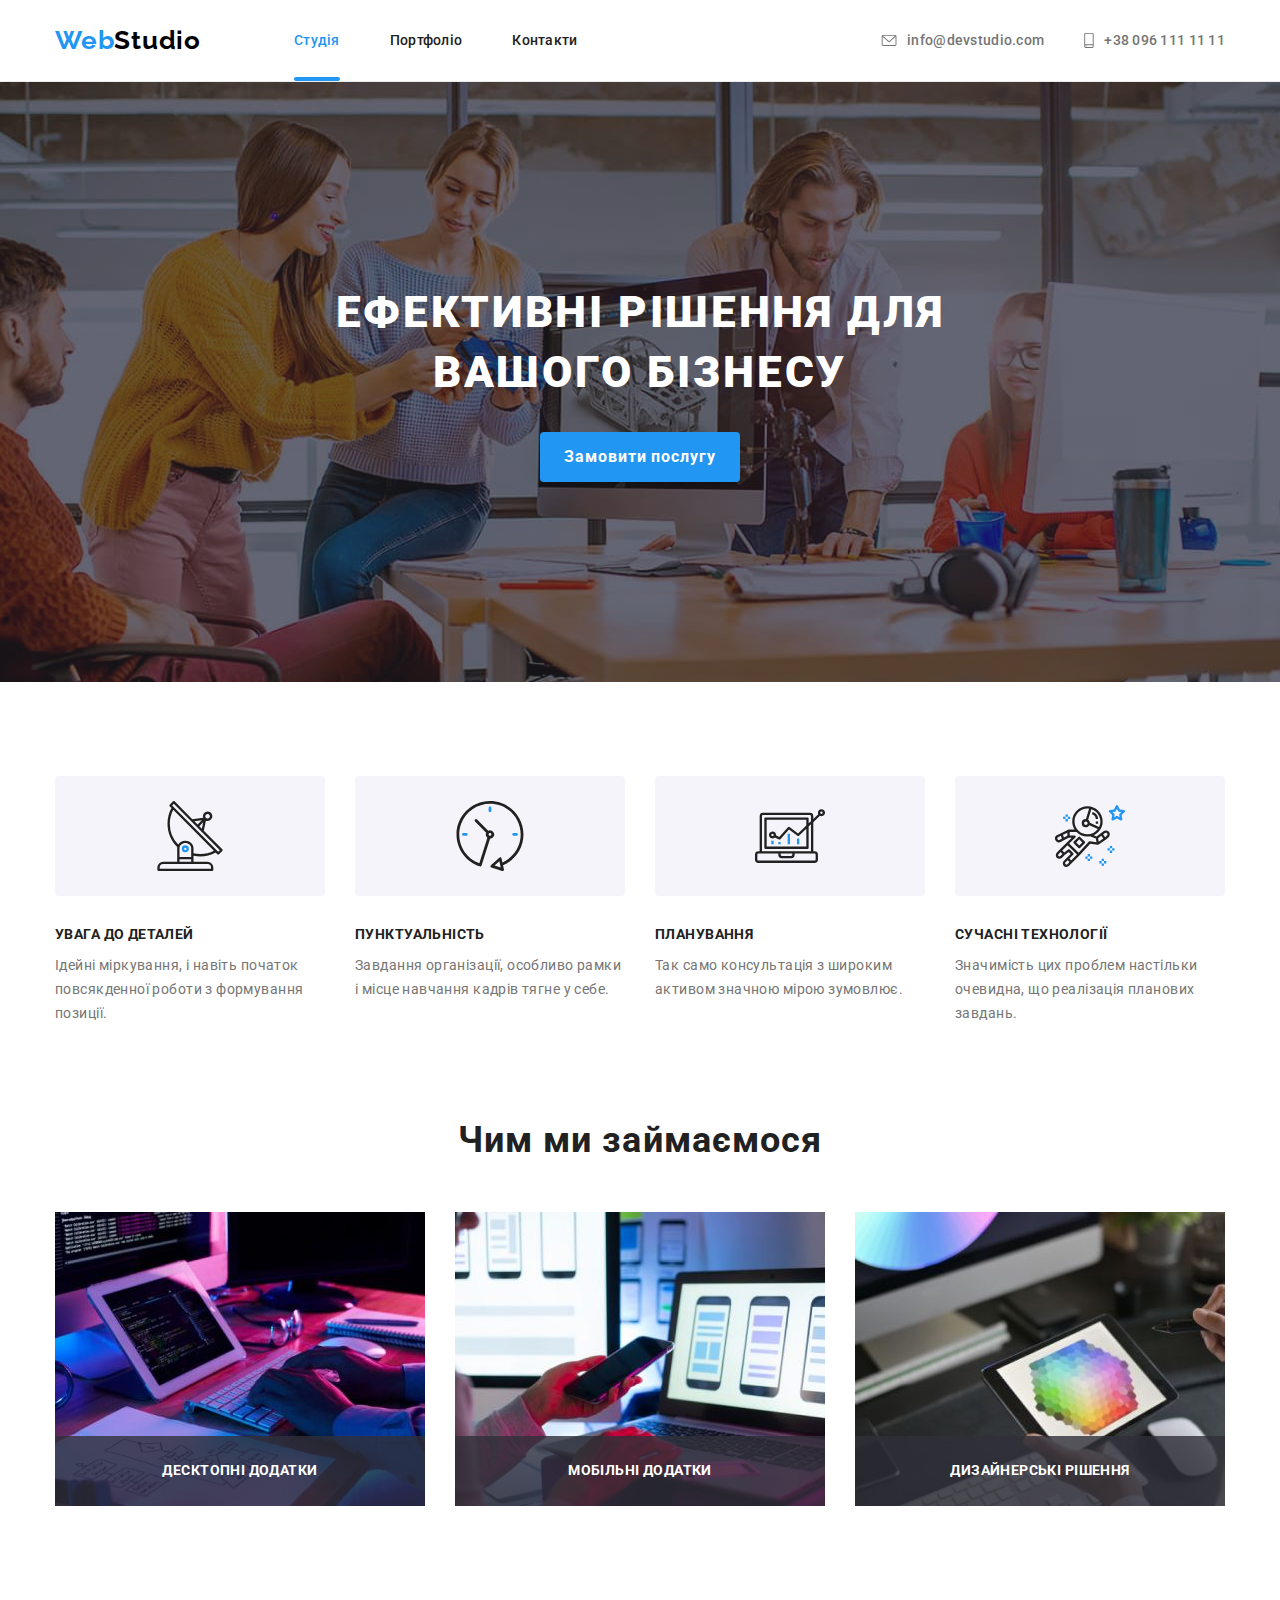
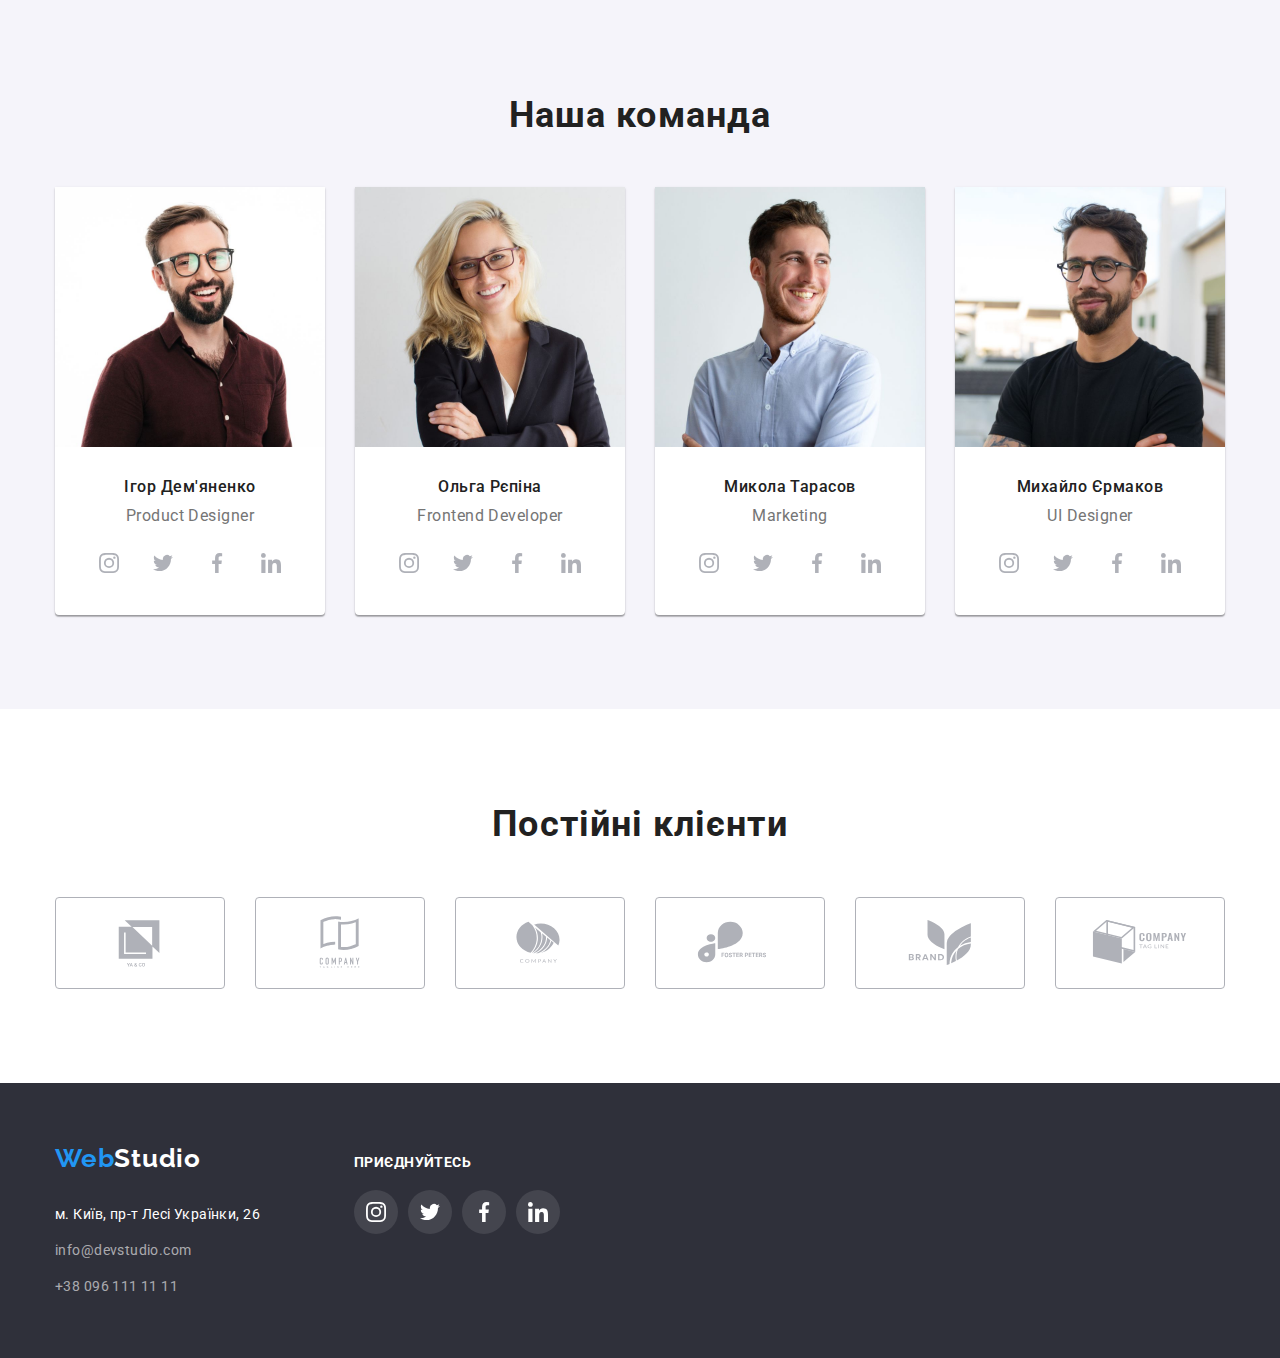
<file: index.html>
<!DOCTYPE html>
<html lang="uk">
  <head>
    <meta charset="utf-8" />
    <meta http-equiv="X-UA-Compatible" content="IE=edge" />
    <meta name="viewport" content="width=device-width, initial-scale=1.0" />
    <link
      rel="stylesheet"
      href="https://cdnjs.cloudflare.com/ajax/libs/modern-normalize/2.0.0/modern-normalize.min.css"
    />
    <link rel="preconnect" href="https://fonts.googleapis.com" />
    <link rel="preconnect" href="https://fonts.gstatic.com" crossorigin />
    <link
      href="https://fonts.googleapis.com/css2?family=Raleway:wght@700&family=Roboto:wght@400;500;700;900&display=swap"
      rel="stylesheet"
    />
    <link rel="stylesheet" href="./css/styles.css" />
    <title>WebStudio</title>
  </head>
  <body>
    <header>
      <div class="head-container container">
        <nav class="head-con">
          <a class="header-logo" lang="en" href="#"><span>Web</span>Studio</a>
          <ul class="header-navigation">
            <li class="item">
              <a class="link current" href="./index.html">Студія</a>
            </li>
            <li class="item">
              <a class="link" href="./portfolio.html">Портфоліо</a>
            </li>
            <li class="item"><a class="link" href="#">Контакти</a></li>
          </ul>
        </nav>
        <ul class="header-contacts">
          <li class="item">
            <a class="link" href="mailto:info@devstudio.com">
              <svg class="link-icon" width="16" height="12">
                <use href="./images/icons.svg#envelope"></use>
              </svg>
              info@devstudio.com
            </a>
          </li>
          <li class="item">
            <a class="link" href="tel:380961111111">
              <svg class="link-icon" width="10" height="16">
                <use href="./images/icons.svg#smartphone"></use>
              </svg>
              +38 096 111 11 11
            </a>
          </li>
        </ul>
      </div>
    </header>
    <main>
      <section class="hero">
        <div class="container">
          <h1>Ефективні рішення для вашого бізнесу</h1>
          <button data-modal-open class="hero-order" type="button">
            Замовити послугу
          </button>
        </div>
        <div data-modal class="backdrop is-hidden">
          <div class="modal">
            <button data-modal-close class="close" type="button">
              <svg width="30" height="30">
                <use href="./images/icons.svg#close"></use>
              </svg>
            </button>
          </div>
        </div>
      </section>
      <section class="advantages section">
        <div class="container">
          <h2 class="visually-hidden">second</h2>
          <ul class="advantages-items">
            <li class="item">
              <div class="icon-box">
                <svg class="item-icon" width="70" height="70">
                  <use href="./images/icons.svg#antenna"></use>
                </svg>
              </div>
              <h3 class="advantages-head">УВАГА ДО ДЕТАЛЕЙ</h3>
              <p class="advantages-text">
                Ідейні міркування, і навіть початок повсякденної роботи з
                формування позиції.
              </p>
            </li>
            <li class="item">
              <div class="icon-box">
                <svg class="item-icon" width="70" height="70">
                  <use href="./images/icons.svg#clock"></use>
                </svg>
              </div>
              <h3 class="advantages-head">ПУНКТУАЛЬНІСТЬ</h3>
              <p class="advantages-text">
                Завдання організації, особливо рамки і місце навчання кадрів
                тягне у себе.
              </p>
            </li>
            <li class="item">
              <div class="icon-box">
                <svg class="item-icon" width="70" height="70">
                  <use href="./images/icons.svg#diagram"></use>
                </svg>
              </div>
              <h3 class="advantages-head">ПЛАНУВАННЯ</h3>
              <p class="advantages-text">
                Так само консультація з широким активом значною мірою зумовлює.
              </p>
            </li>
            <li class="item">
              <div class="icon-box">
                <svg class="item-icon" width="70" height="70">
                  <use href="./images/icons.svg#astronaut"></use>
                </svg>
              </div>
              <h3 class="advantages-head">СУЧАСНІ ТЕХНОЛОГІЇ</h3>
              <p class="advantages-text">
                Значимість цих проблем настільки очевидна, що реалізація
                планових завдань.
              </p>
            </li>
          </ul>
        </div>
      </section>
      <section class="about section">
        <div class="container">
          <h2 class="about-head">Чим ми займаємося</h2>
          <ul class="about-items">
            <li class="item">
              <img
                class="about-image"
                src="./images/img1.jpg"
                alt="Хлопець програмує на планшеті"
                width="370"
                height="294"
              />
              <div class="about-after">
                <p>Десктопні додатки</p>
              </div>
            </li>
            <li class="item">
              <img
                class="about-image"
                src="./images/img2.jpg"
                alt="Дівчина тримає вимкнений телефон"
                width="370"
                height="294"
              />
              <div class="about-after">
                <p>Мобільні додатки</p>
              </div>
            </li>
            <li class="item">
              <img
                class="about-image"
                src="./images/img3.jpg"
                alt="Дівчина тримає планшет з палітрою"
                width="370"
                height="294"
              />
              <div class="about-after">
                <p>Дизайнерські рішення</p>
              </div>
            </li>
          </ul>
        </div>
      </section>
      <section class="team section">
        <div class="container">
          <h2 class="team-head">Наша команда</h2>
          <ul class="team-items">
            <li class="item">
              <img
                class="team-photo"
                src="./images/ProductDesigner.jpg"
                alt="фото Ігора Дем'яненка"
                width="270"
                height="260"
              />
              <div class="team-box">
                <h3 class="team-name">Ігор Дем'яненко</h3>
                <p class="team-profession" lang="en">Product Designer</p>
                <ul class="list-link-item">
                  <li class="link-item">
                    <a href="#">
                      <svg width="20" height="20">
                        <use href="./images/icons.svg#instagram"></use>
                      </svg>
                    </a>
                  </li>
                  <li class="link-item">
                    <a href="#">
                      <svg width="20" height="20">
                        <use href="./images/icons.svg#twitter"></use>
                      </svg>
                    </a>
                  </li>
                  <li class="link-item">
                    <a href="#">
                      <svg width="20" height="20">
                        <use href="./images/icons.svg#facebook"></use>
                      </svg>
                    </a>
                  </li>
                  <li class="link-item">
                    <a href="#">
                      <svg width="20" height="20">
                        <use href="./images/icons.svg#linkedin"></use>
                      </svg>
                    </a>
                  </li>
                </ul>
              </div>
            </li>
            <li class="item">
              <img
                class="team-photo"
                src="./images/FrontendDeveloper.jpg"
                alt=" фото Ольги Рєпіної"
                width="270"
                height="260"
              />
              <div class="team-box">
                <h3 class="team-name">Ольга Рєпіна</h3>
                <p class="team-profession" lang="en">Frontend Developer</p>
                <ul class="list-link-item">
                  <li class="link-item">
                    <a href="#">
                      <svg width="20" height="20">
                        <use href="./images/icons.svg#instagram"></use>
                      </svg>
                    </a>
                  </li>
                  <li class="link-item">
                    <a href="#">
                      <svg width="20" height="20">
                        <use href="./images/icons.svg#twitter"></use>
                      </svg>
                    </a>
                  </li>
                  <li class="link-item">
                    <a href="#">
                      <svg width="20" height="20">
                        <use href="./images/icons.svg#facebook"></use>
                      </svg>
                    </a>
                  </li>
                  <li class="link-item">
                    <a href="#">
                      <svg width="20" height="20">
                        <use href="./images/icons.svg#linkedin"></use>
                      </svg>
                    </a>
                  </li>
                </ul>
              </div>
            </li>
            <li class="item">
              <img
                class="team-photo"
                src="./images/Marketing.jpg"
                alt="фото Миколи Тарасова"
                width="270"
                height="260"
              />
              <div class="team-box">
                <h3 class="team-name">Микола Тарасов</h3>
                <p class="team-profession" lang="en">Marketing</p>
                <ul class="list-link-item">
                  <li class="link-item">
                    <a href="#">
                      <svg width="20" height="20">
                        <use href="./images/icons.svg#instagram"></use>
                      </svg>
                    </a>
                  </li>
                  <li class="link-item">
                    <a href="#">
                      <svg width="20" height="20">
                        <use href="./images/icons.svg#twitter"></use>
                      </svg>
                    </a>
                  </li>
                  <li class="link-item">
                    <a href="#">
                      <svg width="20" height="20">
                        <use href="./images/icons.svg#facebook"></use>
                      </svg>
                    </a>
                  </li>
                  <li class="link-item">
                    <a href="#">
                      <svg width="20" height="20">
                        <use href="./images/icons.svg#linkedin"></use>
                      </svg>
                    </a>
                  </li>
                </ul>
              </div>
            </li>
            <li class="item">
              <img
                class="team-photo"
                src="./images/UIDesigner.jpg"
                alt="фото Михайла Єрмакова"
                width="270"
                height="260"
              />
              <div class="team-box">
                <h3 class="team-name">Михайло Єрмаков</h3>
                <p class="team-profession" lang="en">UI Designer</p>
                <ul class="list-link-item">
                  <li class="link-item">
                    <a href="#">
                      <svg width="20" height="20">
                        <use href="./images/icons.svg#instagram"></use>
                      </svg>
                    </a>
                  </li>
                  <li class="link-item">
                    <a href="#">
                      <svg width="20" height="20">
                        <use href="./images/icons.svg#twitter"></use>
                      </svg>
                    </a>
                  </li>
                  <li class="link-item">
                    <a href="#">
                      <svg width="20" height="20">
                        <use href="./images/icons.svg#facebook"></use>
                      </svg>
                    </a>
                  </li>
                  <li class="link-item">
                    <a href="#">
                      <svg width="20" height="20">
                        <use href="./images/icons.svg#linkedin"></use>
                      </svg>
                    </a>
                  </li>
                </ul>
              </div>
            </li>
          </ul>
        </div>
      </section>
      <section class="clients section">
        <div class="container">
          <h2 class="clients-head">Постійні клієнти</h2>
          <ul class="clients-item">
            <li class="item">
              <a href="#">
                <svg width="106" height="60">
                  <use href="./images/icons.svg#yaco"></use>
                </svg>
              </a>
            </li>
            <li class="item">
              <a href="#">
                <svg width="106" height="60">
                  <use href="./images/icons.svg#tagline"></use>
                </svg>
              </a>
            </li>
            <li class="item">
              <a href="#">
                <svg width="106" height="60">
                  <use href="./images/icons.svg#company"></use>
                </svg>
              </a>
            </li>
            <li class="item">
              <a href="#">
                <svg width="106" height="60">
                  <use href="./images/icons.svg#foster"></use>
                </svg>
              </a>
            </li>
            <li class="item">
              <a href="#">
                <svg width="106" height="60">
                  <use href="./images/icons.svg#brand"></use>
                </svg>
              </a>
            </li>
            <li class="item">
              <a href="#">
                <svg width="106" height="60">
                  <use href="./images/icons.svg#tag"></use>
                </svg>
              </a>
            </li>
          </ul>
        </div>
      </section>
    </main>
    <footer>
      <div class="foot container">
        <div class="f-con">
          <a class="footer-logo" lang="en" href="#"><span>Web</span>Studio</a>
          <address class="footer-address">
            <ul class="footer-items">
              <li class="item">
                <a
                  class="footer-location"
                  href="https://goo.gl/maps/CPtrU1FHBa2aNyZL9"
                  target="_blank"
                  rel="noopener noreferrer"
                  >м. Київ, пр-т Лесі Українки, 26</a
                >
              </li>
              <li class="item">
                <a class="footer-contacts" href="mailto:info@devstudio.com"
                  >info@devstudio.com</a
                >
              </li>
              <li class="item">
                <a class="footer-contacts" href="tel:380961111111"
                  >+38 096 111 11 11</a
                >
              </li>
            </ul>
          </address>
        </div>
        <div class="footer-add">
          <p class="footer-add-text">приєднуйтесь</p>
          <ul class="footer-add-item">
            <li class="add-item">
              <a href="#">
                <svg width="20" height="20">
                  <use href="./images/icons.svg#instagram"></use>
                </svg>
              </a>
            </li>
            <li class="add-item">
              <a href="#">
                <svg width="20" height="20">
                  <use href="./images/icons.svg#twitter"></use>
                </svg>
              </a>
            </li>
            <li class="add-item">
              <a href="#">
                <svg width="20" height="20">
                  <use href="./images/icons.svg#facebook"></use>
                </svg>
              </a>
            </li>
            <li class="add-item">
              <a href="#">
                <svg width="20" height="20">
                  <use href="./images/icons.svg#linkedin"></use>
                </svg>
              </a>
            </li>
          </ul>
        </div>
      </div>
    </footer>
    <script src="./js/modal.js"></script>
  </body>
</html>
</file>
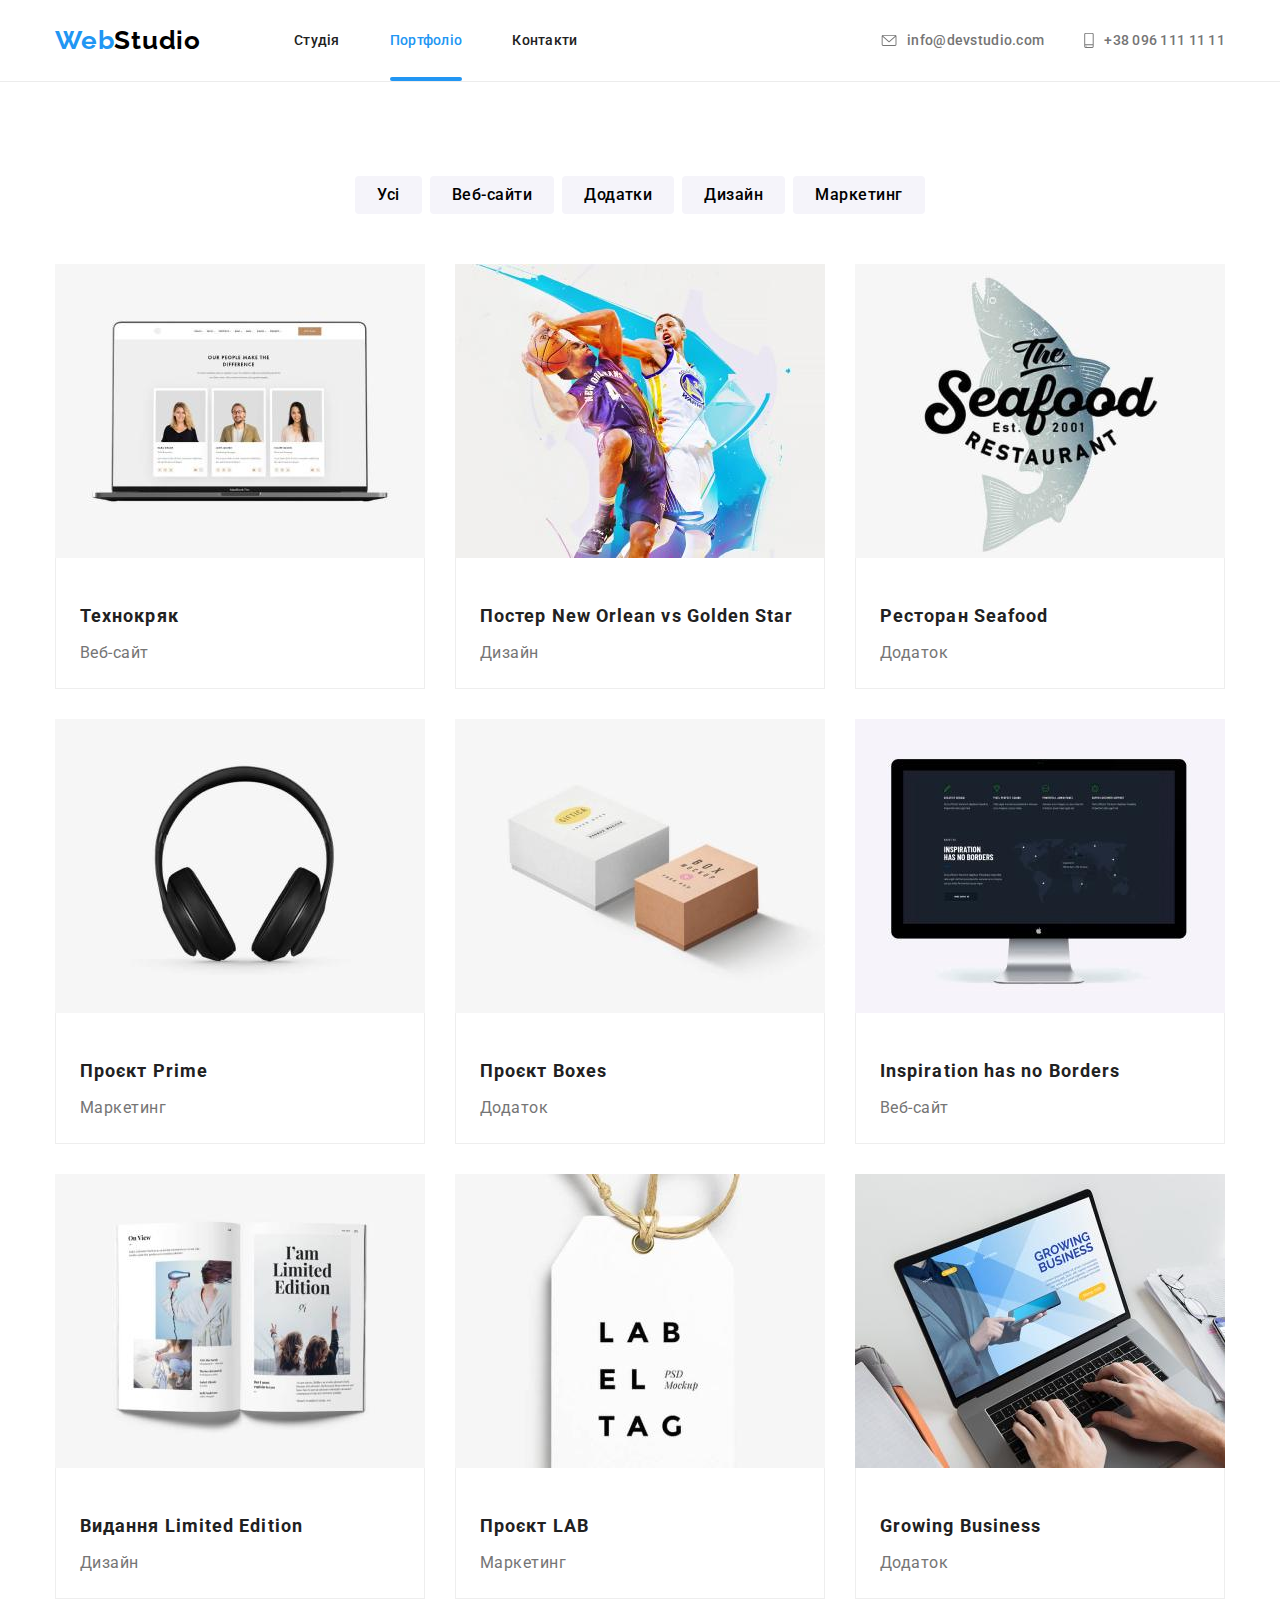
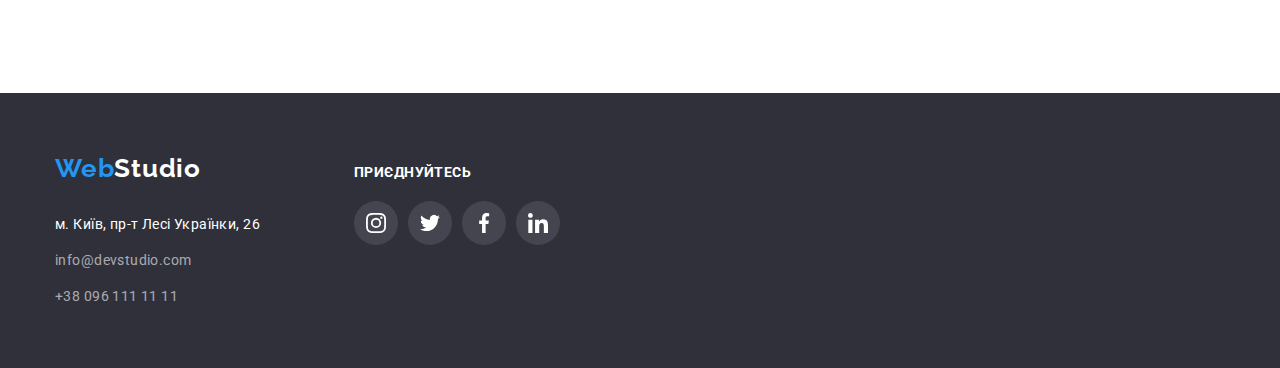
<file: portfolio.html>
<!DOCTYPE html>
<html lang="uk">
  <head>
    <meta charset="utf-8" />
    <meta http-equiv="X-UA-Compatible" content="IE=edge" />
    <meta name="viewport" content="width=device-width, initial-scale=1.0" />
    <link
      rel="stylesheet"
      href="https://cdnjs.cloudflare.com/ajax/libs/modern-normalize/2.0.0/modern-normalize.min.css"
    />
    <link rel="preconnect" href="https://fonts.googleapis.com" />
    <link rel="preconnect" href="https://fonts.gstatic.com" crossorigin />
    <link
      href="https://fonts.googleapis.com/css2?family=Raleway:wght@700&family=Roboto:wght@400;500;700;900&display=swap"
      rel="stylesheet"
    />
    <link rel="stylesheet" href="./css/styles.css" />
    <title>Portfolio</title>
  </head>
  <body>
    <header>
      <div class="head-container container">
        <nav class="head-con">
          <a class="header-logo" lang="en" href="#"><span>Web</span>Studio</a>
          <ul class="header-navigation">
            <li class="item">
              <a class="link" href="./index.html">Студія</a>
            </li>
            <li class="item">
              <a class="link current" href="./portfolio.html">Портфоліо</a>
            </li>
            <li class="item"><a class="link" href="#">Контакти</a></li>
          </ul>
        </nav>
        <ul class="header-contacts">
          <li class="item">
            <a class="link" href="mailto:info@devstudio.com">
              <svg class="link-icon" width="16" height="12">
                <use href="./images/icons.svg#envelope"></use>
              </svg>
              info@devstudio.com
            </a>
          </li>
          <li class="item">
            <a class="link" href="tel:380961111111">
              <svg class="link-icon" width="10" height="16">
                <use href="./images/icons.svg#smartphone"></use>
              </svg>
              +38 096 111 11 11
            </a>
          </li>
        </ul>
      </div>
    </header>
    <main>
      <section class="portfolio section">
        <div class="container">
          <h1 class="visually-hidden">Portfolio</h1>
          <ul class="portfolio-navigation">
            <li class="item">
              <button class="portfolio-button" type="button">Усі</button>
            </li>
            <li class="item">
              <button class="portfolio-button" type="button">Веб-сайти</button>
            </li>
            <li class="item">
              <button class="portfolio-button" type="button">Додатки</button>
            </li>
            <li class="item">
              <button class="portfolio-button" type="button">Дизайн</button>
            </li>
            <li class="item">
              <button class="portfolio-button" type="button">Маркетинг</button>
            </li>
          </ul>
          <ul class="portfolio-posters">
            <li class="item">
              <a href="#">
                <div class="hover-box">
                  <img
                    class="portfolio-images"
                    src="./images/Technokrak.jpg"
                    alt="Веб-сайт на ноутбуці"
                    width="370"
                    height="294"
                  />
                  <div class="portfolio-before">
                    <p>
                      Ресурс пропонує комплексні пропозиції з різним рівнем
                      функціоналу та сервісів. Все це дозволить відвідувачу
                      отримати вичерпні відомості про компанію чи приватну
                      особу.
                    </p>
                  </div>
                </div>
                <div class="portfolio-border">
                  <h2 class="portfolio-head">Технокряк</h2>
                  <p class="portfolio-text">Веб-сайт</p>
                </div>
              </a>
            </li>
            <li class="item">
              <a href="#">
                <div class="hover-box">
                  <img
                    class="portfolio-images"
                    src="./images/Poster.jpg"
                    alt="Постер з баскетболістами"
                    width="370"
                    height="294"
                  />
                  <div class="portfolio-before">
                    <p>
                      Ресурс пропонує комплексні пропозиції з різним рівнем
                      функціоналу та сервісів. Все це дозволить відвідувачу
                      отримати вичерпні відомості про компанію чи приватну
                      особу.
                    </p>
                  </div>
                </div>
                <div class="portfolio-border">
                  <h2 class="portfolio-head">
                    Постер New Orlean vs Golden Star
                  </h2>
                  <p class="portfolio-text">Дизайн</p>
                </div>
              </a>
            </li>
            <li class="item">
              <a href="#">
                <div class="hover-box">
                  <img
                    class="portfolio-images"
                    src="./images/Seafood.jpg"
                    alt="Логотип ресторану Seafood"
                    width="370"
                    height="294"
                  />
                  <div class="portfolio-before">
                    <p>
                      Ресурс пропонує комплексні пропозиції з різним рівнем
                      функціоналу та сервісів. Все це дозволить відвідувачу
                      отримати вичерпні відомості про компанію чи приватну
                      особу.
                    </p>
                  </div>
                </div>
                <div class="portfolio-border">
                  <h2 class="portfolio-head">Ресторан Seafood</h2>
                  <p class="portfolio-text">Додаток</p>
                </div>
              </a>
            </li>
            <li class="item">
              <a href="#">
                <div class="hover-box">
                  <img
                    class="portfolio-images"
                    src="./images/Prime.jpg"
                    alt="Навушники"
                    width="370"
                    height="294"
                  />
                  <div class="portfolio-before">
                    <p>
                      Ресурс пропонує комплексні пропозиції з різним рівнем
                      функціоналу та сервісів. Все це дозволить відвідувачу
                      отримати вичерпні відомості про компанію чи приватну
                      особу.
                    </p>
                  </div>
                </div>
                <div class="portfolio-border">
                  <h2 class="portfolio-head">Проєкт Prime</h2>
                  <p class="portfolio-text">Маркетинг</p>
                </div>
              </a>
            </li>
            <li class="item">
              <a href="#">
                <div class="hover-box">
                  <img
                    class="portfolio-images"
                    src="./images/Boxes.jpg"
                    alt="Коробки"
                    width="370"
                    height="294"
                  />
                  <div class="portfolio-before">
                    <p>
                      Ресурс пропонує комплексні пропозиції з різним рівнем
                      функціоналу та сервісів. Все це дозволить відвідувачу
                      отримати вичерпні відомості про компанію чи приватну
                      особу.
                    </p>
                  </div>
                </div>
                <div class="portfolio-border">
                  <h2 class="portfolio-head">Проєкт Boxes</h2>
                  <p class="portfolio-text">Додаток</p>
                </div>
              </a>
            </li>
            <li class="item">
              <a href="#">
                <div class="hover-box">
                  <img
                    class="portfolio-images"
                    src="./images/Borders.jpg"
                    alt="Сайт з картою світу на моніторі"
                    width="370"
                    height="294"
                  />
                  <div class="portfolio-before">
                    <p>
                      Ресурс пропонує комплексні пропозиції з різним рівнем
                      функціоналу та сервісів. Все це дозволить відвідувачу
                      отримати вичерпні відомості про компанію чи приватну
                      особу.
                    </p>
                  </div>
                </div>
                <div class="portfolio-border">
                  <h2 class="portfolio-head">Inspiration has no Borders</h2>
                  <p class="portfolio-text">Веб-сайт</p>
                </div>
              </a>
            </li>
            <li class="item">
              <a href="#">
                <div class="hover-box">
                  <img
                    class="portfolio-images"
                    src="./images/Limited.jpg"
                    alt="Журнал"
                    width="370"
                    height="294"
                  />
                  <div class="portfolio-before">
                    <p>
                      Ресурс пропонує комплексні пропозиції з різним рівнем
                      функціоналу та сервісів. Все це дозволить відвідувачу
                      отримати вичерпні відомості про компанію чи приватну
                      особу.
                    </p>
                  </div>
                </div>
                <div class="portfolio-border">
                  <h2 class="portfolio-head">Видання Limited Edition</h2>
                  <p class="portfolio-text">Дизайн</p>
                </div>
              </a>
            </li>
            <li class="item">
              <a href="#">
                <div class="hover-box">
                  <img
                    class="portfolio-images"
                    src="./images/LAB.jpg"
                    alt="Бірка"
                    width="370"
                    height="294"
                  />
                  <div class="portfolio-before">
                    <p>
                      Ресурс пропонує комплексні пропозиції з різним рівнем
                      функціоналу та сервісів. Все це дозволить відвідувачу
                      отримати вичерпні відомості про компанію чи приватну
                      особу.
                    </p>
                  </div>
                </div>
                <div class="portfolio-border">
                  <h2 class="portfolio-head">Проєкт LAB</h2>
                  <p class="portfolio-text">Маркетинг</p>
                </div>
              </a>
            </li>
            <li class="item">
              <a href="#">
                <div class="hover-box">
                  <img
                    class="portfolio-images"
                    src="./images/Business.jpg"
                    alt="Друкування на ноутбуці з відкритим бізнес сайтом"
                    width="370"
                    height="294"
                  />
                  <div class="portfolio-before">
                    <p>
                      Ресурс пропонує комплексні пропозиції з різним рівнем
                      функціоналу та сервісів. Все це дозволить відвідувачу
                      отримати вичерпні відомості про компанію чи приватну
                      особу.
                    </p>
                  </div>
                </div>
                <div class="portfolio-border">
                  <h2 class="portfolio-head">Growing Business</h2>
                  <p class="portfolio-text">Додаток</p>
                </div>
              </a>
            </li>
          </ul>
        </div>
      </section>
    </main>
    <footer>
      <div class="foot container">
        <h2 class="visually-hidden">foot</h2>
        <div class="f-con">
          <a class="footer-logo" lang="en" href="#"><span>Web</span>Studio</a>
          <address class="footer-address">
            <ul class="footer-items">
              <li class="item">
                <a
                  class="footer-location"
                  href="https://goo.gl/maps/CPtrU1FHBa2aNyZL9"
                  target="_blank"
                  rel="noopener noreferrer"
                  >м. Київ, пр-т Лесі Українки, 26</a
                >
              </li>
              <li class="item">
                <a class="footer-contacts" href="mailto:info@devstudio.com"
                  >info@devstudio.com</a
                >
              </li>
              <li class="item">
                <a class="footer-contacts" href="tel:380961111111"
                  >+38 096 111 11 11</a
                >
              </li>
            </ul>
          </address>
        </div>
        <div class="footer-add">
          <h3 class="footer-add-text">приєднуйтесь</h3>
          <ul class="footer-add-item">
            <li class="add-item">
              <a href="#">
                <svg width="20" height="20">
                  <use href="./images/icons.svg#instagram"></use>
                </svg>
              </a>
            </li>
            <li class="add-item">
              <a href="#">
                <svg width="20" height="20">
                  <use href="./images/icons.svg#twitter"></use>
                </svg>
              </a>
            </li>
            <li class="add-item">
              <a href="#">
                <svg width="20" height="20">
                  <use href="./images/icons.svg#facebook"></use>
                </svg>
              </a>
            </li>
            <li class="add-item">
              <a href="#">
                <svg width="20" height="20">
                  <use href="./images/icons.svg#linkedin"></use>
                </svg>
              </a>
            </li>
          </ul>
        </div>
      </div>
    </footer>
  </body>
</html>
</file>
<file: css/styles.css>
/*All*/

a {
    text-decoration: none;
}
li {
    list-style-type: none;
}
:root {
    --selection-color: #2196F3;
    --head-color: #212121;
    --text-color: #757575;
    --bc: #F5F4FA; 
    --svg-color: #AFB1B8;
    --timing-function: cubic-bezier(0.4, 0, 0.2, 1);
}
body {
    font-family: Roboto, sans-serif;
    color: var(--head-color);
    margin: 0;
}
h1, h2, h3, h4, p, ul {
    margin: 0;
    padding: 0;
}
img{
    display: block;
}
.container {
    width: 1200px;
    margin-left: auto;
    margin-right: auto;
    padding-left: 15px;
    padding-right: 15px;
}
.section{
    padding-bottom: 94px;
}
.visually-hidden {
    position: absolute;
        width: 1px;
        height: 1px;
        margin: -1px;
        border: 0;
        padding: 0;
    
        white-space: nowrap;
        clip-path: inset(100%);
        clip: rect(0 0 0 0);
        overflow: hidden;
}
/*Header*/

header{
    border-bottom: 1px solid #ECECEC;
}
.head-container{
    display: flex;
    align-items: center;
}
.head-con{
    display: flex;
        align-items: center;
}
.header-logo {
color: #000;
    font-family: Raleway;
    font-size: 26px;
    font-style: normal;
    font-weight: 700;
    line-height: 1.2;
    letter-spacing: 0.78px;
}
.header-logo span{
    color: var(--selection-color);
}
.header-navigation{
    display: flex;
    margin-left: 93px;
}
.header-navigation .item:not(:last-child){
    margin-right: 50px;
}
.header-navigation a{
    padding: 32px 0;
    display: block;

    position: relative;

    color: var(--head-color);
        font-family: Roboto;
        font-size: 14px;
        font-style: normal;
        font-weight: 500;
        line-height: 1.2;
        letter-spacing: 0.28px;

        transition: color 250ms var(--timing-function);
}
.header-navigation a:focus,
.header-navigation a:hover{
    color: var(--selection-color);
}
.header-navigation .link.current{
color: var(--selection-color);
}
.header-navigation .link.current::after{
    content: '';

    display: block;

    position: absolute;
    left: 0;
    bottom: 0;

    width: 100%;
    height: 4px;

    border-radius: 2px;
    background: var(--selection-color);
}
.header-contacts{
    display: flex;
    margin-left: auto;
}
.header-contacts .item:not(:last-child) {
    margin-right: 40px;
}
.header-contacts .link{
    display: flex;
    align-items: center;

    transition: color 250ms var(--timing-function);
}
.header-contacts .link-icon{
    margin-right: 10px;
    fill: var(--text-color);

    transition: fill 250ms var(--timing-function);
}
.header-contacts a{
    color: var(--text-color);
    font-family: Roboto;
    font-size: 14px;
    font-style: normal;
    font-weight: 500;
    line-height: 1.2;
    letter-spacing: 0.28px;
}
.header-contacts .link:focus,
.header-contacts .link:hover {
    color: var(--selection-color);
}

.header-contacts .link:focus svg,
.header-contacts .link:hover svg {
    fill: var(--selection-color);
}

/*index.html*/

.hero{
    margin-right: auto;
    margin-left: auto;
        padding: 200px 0;
        text-align: center;
        max-width: 1600px;
        background-color: #C4C4C4;
        background-image: linear-gradient(to right,
        rgba(47, 48, 58, 0.40),
        rgba(47, 48, 58, 0.40)),
        url(../images/bcg.jpg);
        background-repeat: no-repeat;
        background-position: center;
        background-size: cover;
        }
.hero h1{
    width: 696px;
    margin-bottom: 30px;
    margin-left: auto;
    margin-right: auto;

    color: #FFF;
    text-align: center;
    font-family: Roboto;
    font-size: 44px;
    font-style: normal;
    font-weight: 900;
    line-height: 1.36364;
    letter-spacing: 2.64px;
    text-transform: uppercase;
}
.hero-order {
width: 200px;
height: 50px;
padding: 0;
border-radius: 4px;
border: var(--selection-color);

    color: #FFF;
    text-align: center;
    font-family: Roboto;
    font-size: 16px;
    font-style: normal;
    font-weight: 700;
    line-height: 1.875;
    letter-spacing: 0.96px;
    background-color: var(--selection-color);
    cursor: pointer;

    box-shadow: 0px 4px 4px 0px rgba(0, 0, 0, 0.15);
}
.backdrop{
    position: fixed;
    z-index: 1;
    top: 0;
    left: 0;
    width: 100%;
    height: 100%;
    visibility: visible;

    background: rgba(0, 0, 0, 0.20);
    
    opacity: 1;
    transition: opacity 250ms var(--timing-function);
    transition: visibility 250 ms var(--timing-function);
}
.backdrop.is-hidden{
opacity: 0;
pointer-events: none;
visibility: hidden;
}
.backdrop.is-hidden .modal{
    transform: translate(-50%, -50%) scale(0.9);
}
.modal{
    width: 528px;
    height: 581px;

    position: absolute;
    z-index: 1;
    top: 50%;
    left: 50%;
    transform: translate(-50%, -50%) scale(1);

    border-radius: 4px;
    background: #FFF;
    
    box-shadow: 0px 2px 1px 0px rgba(0, 0, 0, 0.20), 0px 1px 1px 0px rgba(0, 0, 0, 0.14), 0px 1px 3px 0px rgba(0, 0, 0, 0.12);

    transition: transform 250ms var(--timing-function);
}
.close{
    position: absolute;
    top: 8px;
    right: 8px;

    width: 30px;
    height: 30px;
    padding: 0;
    border: none;
    font: inherit;
    color: inherit;
    background-color: transparent;
    cursor: pointer;
}
.advantages{
    padding-top: 94px;
}
.advantages-items{
    display: flex;
}
.advantages-items .item:not(:last-child){
    margin-right: 30px;
}
.advantages-items .item{
    width: 270px;
}
.advantages-items .icon-box{
    width: 270px;
    height: 120px;
    display: flex;
    justify-content: center;
    align-items: center;
    margin-bottom: 30px;
    border-radius: 4px;
    background-color: var(--bc);
}
.advantages-items .item-icon {
    
}
.advantages-head { 
    margin-bottom: 10px; 
        font-family: Roboto;
        font-size: 14px;
        font-style: normal;
        font-weight: 700;
        line-height: 1.2;
        letter-spacing: 0.42px;
        text-transform: uppercase;
}
.advantages-text {
    color: var(--text-color);
    
        font-family: Roboto;
        font-size: 14px;
        font-style: normal;
        font-weight: 400;
        line-height: 1.71429;
        letter-spacing: 0.42px;
}
.about-items{
    display: flex;

}
.about-items .item{
    position: relative;
    z-index: 0;
}
.about-items .item:not(:last-child){
    margin-right: 30px;
}
.about-head {   
    margin-bottom: 50px; 
        text-align: center;
        font-family: Roboto;
        font-size: 36px;
        font-style: normal;
        font-weight: 700;
        line-height: 1.2;
        letter-spacing: 1.08px;
}
.about-after{
    display: flex;
    align-items: center;
    justify-content: center;

    position: absolute;
    z-index: 0;
    left: 0;
    bottom: 0;

    width: 100%;
    height: 70px;

    background: rgba(47, 48, 58, 0.80);
}
.about-after p{
    color: #FFF;
    
        text-align: center;
        font-size: 14px;
        font-style: normal;
        font-weight: 700;
        line-height: 1.2;
        letter-spacing: 0.42px;
        text-transform: uppercase;
}
.team {
    padding-top: 94px;
    background-color: var(--bc);
}
.team li{
    background-color: #FFFFFF;
}
.team-head {
    margin-bottom: 50px;
     text-align: center;
    font-family: Roboto;
    font-size: 36px;
    font-style: normal;
    font-weight: 700;
    line-height: 1.2;
    letter-spacing: 1.08px;
}
.team-items{
    display: flex;
}
.team-items .item:not(:last-child){
    margin-right: 30px;
}
.team-items .item{
    border-radius: 0px 0px 4px 4px;
    box-shadow: 0px 2px 1px 0px rgba(0, 0, 0, 0.20), 0px 1px 1px 0px rgba(0, 0, 0, 0.14), 0px 1px 3px 0px rgba(0, 0, 0, 0.12);
}
.team-box{
padding: 30px 0;
}
.team-name {
        text-align: center;
        font-family: Roboto;
        font-size: 16px;
        font-style: normal;
        font-weight: 500;
        line-height: 1.2;
        letter-spacing: 0.48px;
}
.team-profession {
    margin-top: 10px;

    color: var(--text-color);
        text-align: center;
        font-family: Roboto;
        font-size: 16px;
        font-style: normal;
        font-weight: 400;
        line-height: 1.2;
        letter-spacing: 0.48px;
}
.list-link-item{
    display: flex;
    justify-content: center;
    margin-top: 16px;
}
.list-link-item .link-item{
    display: flex;
    align-content: center;
    width: 44px;
    height: 44px;
}
.list-link-item a{
    display: flex;
    justify-content: center;
    align-items: center;
    width: 100%;
    height: 100%;
    border-radius: 50%;

    transition: background-color 250ms var(--timing-function);
}
.list-link-item .link-item:not(:last-child){
    margin-right: 10px;
}
.list-link-item svg{
    fill: var(--svg-color);

    transition: fill 250ms var(--timing-function);
}
.list-link-item a:hover svg,
.list-link-item a:focus svg{
    fill: #FFF;
}
.list-link-item a:hover,
.list-link-item a:focus{
    background-color: var(--selection-color);
}

/*clients*/
.clients{
    padding-top: 94px;
}
.clients-head{
    color: #212121;
    
        text-align: center;
        font-size: 36px;
        font-style: normal;
        font-weight: 700;
        line-height: 1.2;
        letter-spacing: 1.08px;
}
.clients-item{
    display: flex;
    margin-top: 50px;
}
.clients-item .item{
    width: 170px;
    height: 92px;
}
.clients-item .item:not(:last-child){
    margin-right: 30px;
}
.clients-item a{
    display: flex;
    align-items: center;
    justify-content: center;
    width: 100%;
    height: 100%;
    border-radius: 4px;
    border: 1px solid var(--svg-color);

    transition: border-color 250ms var(--timing-function);
}
.clients-item svg{
    fill: var(--svg-color);

    transition: fill 250ms var(--timing-function);
}
.clients-item a:hover,
.clients-item a:focus{
    border-color: var(--selection-color);
}
.clients-item a:hover svg,
.clients-item a:focus svg{
    fill: var(--selection-color);
}

/*portfolio.html*/

.portfolio{
    padding-top: 94px;
}
.portfolio-navigation {
    display: flex;
    justify-content: center;
    margin-bottom: 50px;
}
.portfolio-navigation .item:not(:last-child){
    margin-right: 8px;
}
.portfolio-button {
    padding: 6px 22px;
    border: var(--bc);
    border-radius: 4px;
    text-align: center;
    font-family: Roboto;
    font-size: 16px;
    font-style: normal;
    font-weight: 500;
    line-height: 1.625;
    letter-spacing: 0.48px;
    background-color: var(--bc);
    cursor: pointer;

    transition: background-color 250ms var(--timing-function), color 250ms var(--timing-function), box-shadow 250ms var(--timing-function);;
}

.portfolio-button:hover,
.portfolio-button:focus {
    background-color: var(--selection-color);
    color: #FFFFFF;
    box-shadow: 0px 2px 2px 0px rgba(0, 0, 0, 0.12), 0px 1px 2px 0px rgba(0, 0, 0, 0.08), 0px 3px 1px 0px rgba(0, 0, 0, 0.10);
}

.portfolio-posters {
    display: flex;
    flex-wrap: wrap;
}
.hover-box{
    position: relative;
    overflow: hidden;
}
.portfolio-border{
    padding: 20px 24px;
    border-bottom: 1px solid #EEEEEE;
    border-right: 1px solid #EEEEEE;
    border-left: 1px solid #EEEEEE;;
}
.portfolio-posters a{
    display: block;

    transition: box-shadow 250ms var(--timing-function);
}
.portfolio-posters a:hover,
.portfolio-posters a:focus{
    box-shadow: 1px 4px 6px 0px rgba(0, 0, 0, 0.16), 0px 4px 4px 0px rgba(0, 0, 0, 0.06), 0px 1px 1px 0px rgba(0, 0, 0, 0.12);
}
.portfolio-posters .item:not(:nth-child(3n)){
    margin-right: 30px;
}
.portfolio-posters .item:not(:nth-last-child(-n+3)){
    margin-bottom: 30px;
}
.portfolio-before{
    display: flex;
    align-items: center;
    justify-content: center;

    position: absolute;
    top: 0;

    height: 294px;
    width: 100%;

    background: rgba(33, 150, 243, 0.90);

    transform: translateY(101%);
    transition: transform 250ms var(--timing-function);
}
.portfolio-posters a:hover .portfolio-before,
.portfolio-posters a:focus .portfolio-before{
    transform: translateY(0);
}
.portfolio-before p{
    width: 322px;
    color: #FFF;
        font-size: 18px;
        font-style: normal;
        font-weight: 400;
        line-height: 1.55;
        letter-spacing: 0.54px;
}
.portfolio-head {
    padding-top: 20px;
    margin-bottom: 4px;
    color: var(--head-color);
    font-family: Roboto;
    font-size: 18px;
    font-style: normal;
    font-weight: 700;
    line-height: 2;
    letter-spacing: 1.08px;
}

.portfolio-text {
    color: var(--text-color);
    font-family: Roboto;
    font-size: 16px;
    font-style: normal;
    font-weight: 400;
    line-height: 1.875;
    letter-spacing: 0.48px;
}

/*Footer*/

footer {
    padding: 60px 0;
    background-color: #2F303A;
}
.foot{
    display: flex;
    align-items: baseline;
}
.f-con{
    margin-right: 94px;
}
.footer-logo {
    display: inline-block;
    
    color: #FFF;
    font-family: Raleway;
    font-size: 26px;
    font-style: normal;
    font-weight: 700;
    line-height: 1.2;
    letter-spacing: 0.78px;
}

.footer-logo span {
    color: var(--selection-color);
}
.footer-address{
    margin-top: 28px;
}
.footer-items .item:not(:last-child){
    margin-bottom: 12px;
}
.footer-location {
color: #FFF;

    font-family: Roboto;
    font-size: 14px;
    font-style: normal;
    font-weight: 400;
    line-height: 1.71429;
    letter-spacing: 0.42px;
}
.footer-contacts {
    color: rgba(255, 255, 255, 0.60);
    
        font-family: Roboto;
        font-size: 14px;
        font-style: normal;
        font-weight: 400;
        line-height: 1.71429;
        letter-spacing: 0.42px;
}
.footer-add-text{
    color: #FFF;
    
        font-size: 14px;
        font-style: normal;
        font-weight: 700;
        line-height: 1.2;
        letter-spacing: 0.42px;
        text-transform: uppercase;
}
.footer-add-item {
    display: flex;
    justify-content: center;
    margin-top: 20px;
}
.footer-add-item .add-item {
    display: flex;
    align-content: center;
    width: 44px;
    height: 44px;
}
.footer-add-item a {
    display: flex;
    align-items: center;
    justify-content: center;
    width: 100%;
    height: 100%;
    background-color: rgba(255, 255, 255, 0.10);
    border-radius: 50%;

    transition: background-color 250ms var(--timing-function);
}
.footer-add-item a:focus,
.footer-add-item a:hover {
    background-color: var(--selection-color);
}
.footer-add-item .add-item:not(:last-child) {
    margin-right: 10px;
}
.footer-add-item svg {
    fill: #fff;
}
</file>
